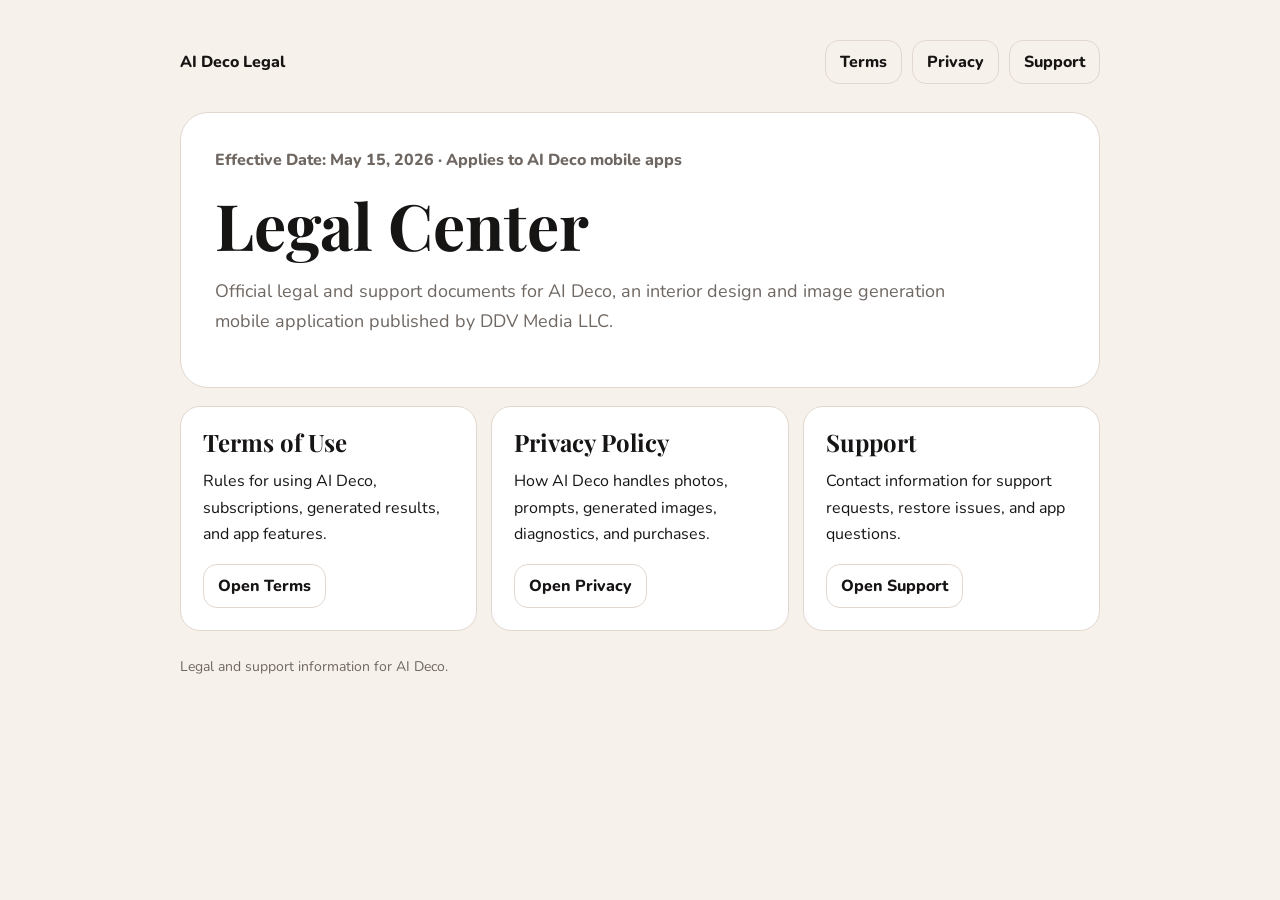
<file: index.html>
<!doctype html>
<html lang="en">
<head>
    <meta charset="utf-8">
    <meta name="viewport" content="width=device-width, initial-scale=1">
    <title>Legal Center | AI Deco</title>
    <link rel="preconnect" href="https://fonts.googleapis.com">
    <link rel="preconnect" href="https://fonts.gstatic.com" crossorigin>
    <link href="https://fonts.googleapis.com/css2?family=Nunito:wght@400;700;800&family=Playfair+Display:wght@700&display=swap" rel="stylesheet">
    <link rel="stylesheet" href="styles.css">
</head>
<body>
    <main class="page">
        <header class="brand">
            <a href="index.html">AI Deco Legal</a>
            <nav class="nav" aria-label="Legal navigation">
                <a href="terms.html">Terms</a>
                <a href="privacy.html">Privacy</a>
                <a href="support.html">Support</a>
            </nav>
        </header>

        <section class="hero">
            <p class="meta">Effective Date: May 15, 2026 · Applies to AI Deco mobile apps</p>
            <h1>Legal Center</h1>
            <p class="lead">Official legal and support documents for AI Deco, an interior design and image generation mobile application published by DDV Media LLC.</p>
        </section>

        <section class="cards" aria-label="Available documents">
            <article class="card">
                <h2>Terms of Use</h2>
                <p>Rules for using AI Deco, subscriptions, generated results, and app features.</p>
                <a class="button" href="terms.html">Open Terms</a>
            </article>
            <article class="card">
                <h2>Privacy Policy</h2>
                <p>How AI Deco handles photos, prompts, generated images, diagnostics, and purchases.</p>
                <a class="button" href="privacy.html">Open Privacy</a>
            </article>
            <article class="card">
                <h2>Support</h2>
                <p>Contact information for support requests, restore issues, and app questions.</p>
                <a class="button" href="support.html">Open Support</a>
            </article>
        </section>

        <footer>Legal and support information for AI Deco.</footer>
    </main>
</body>
</html>
</file>
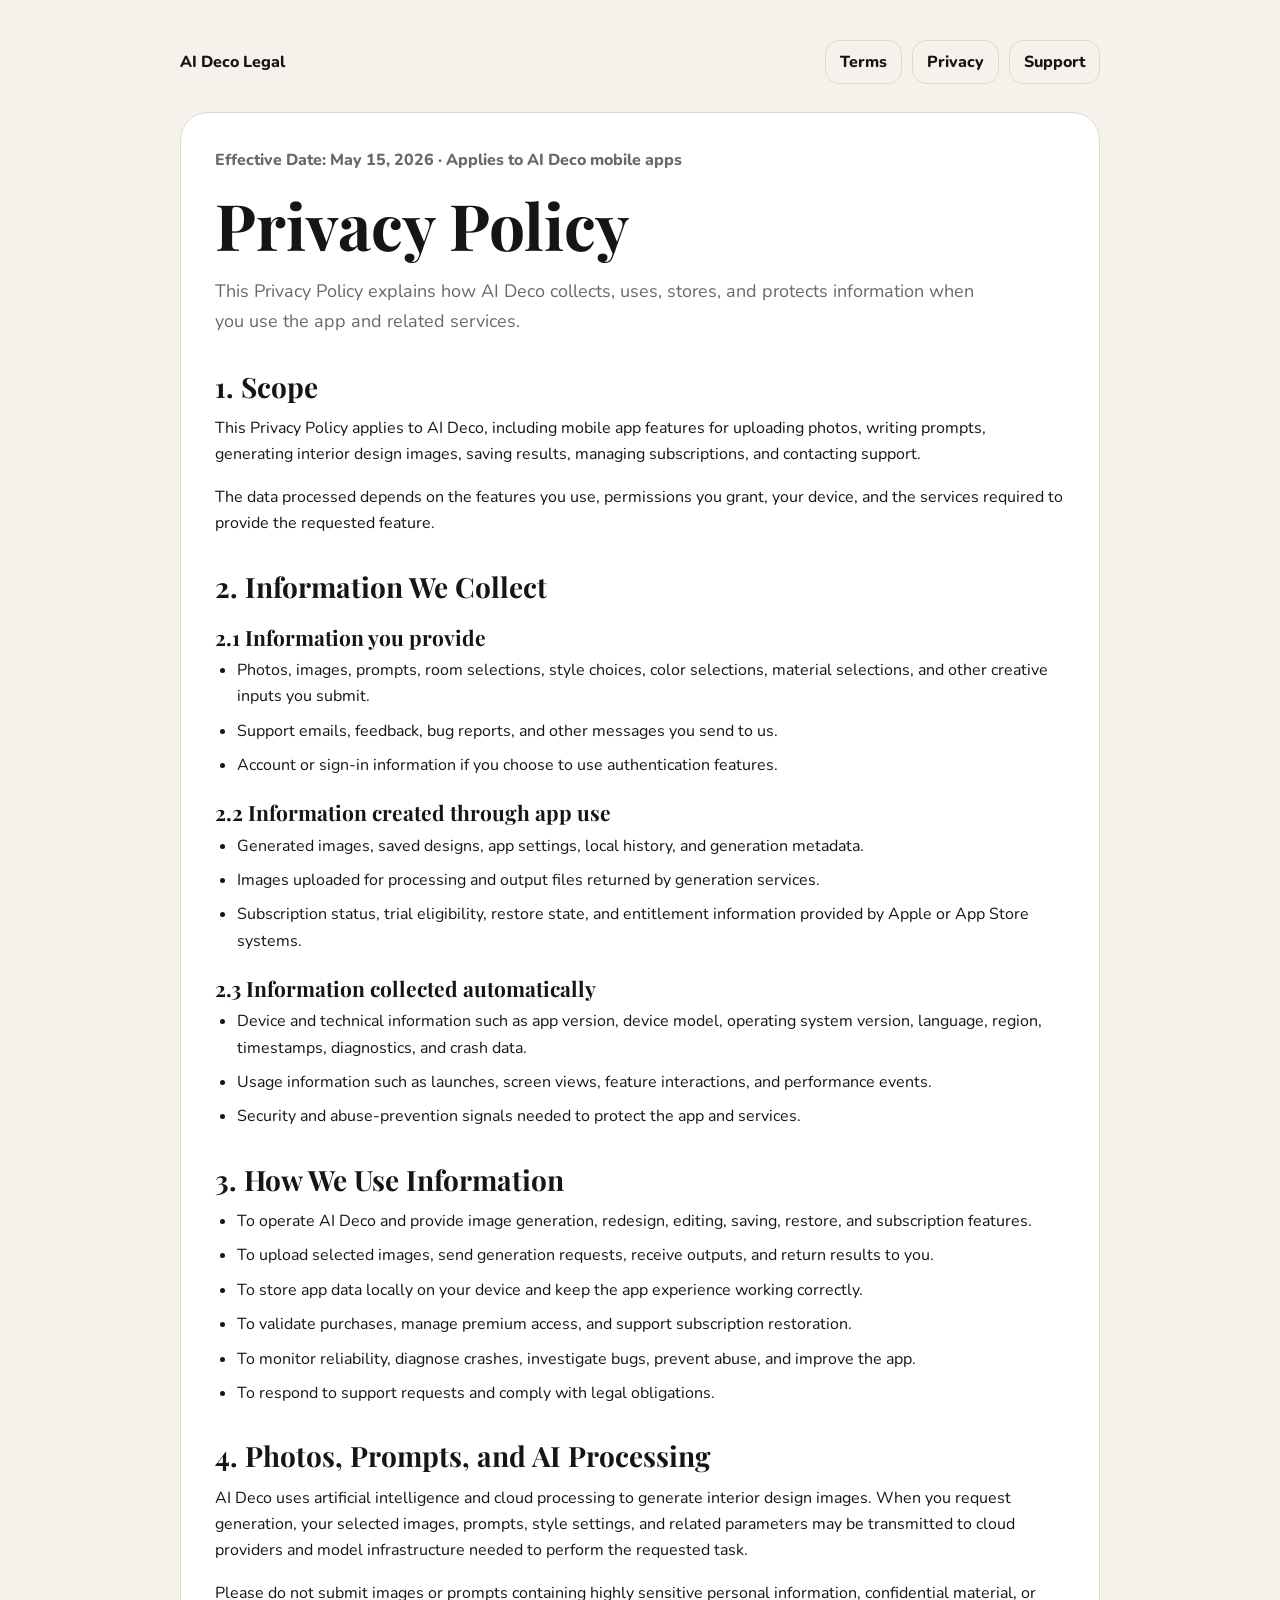
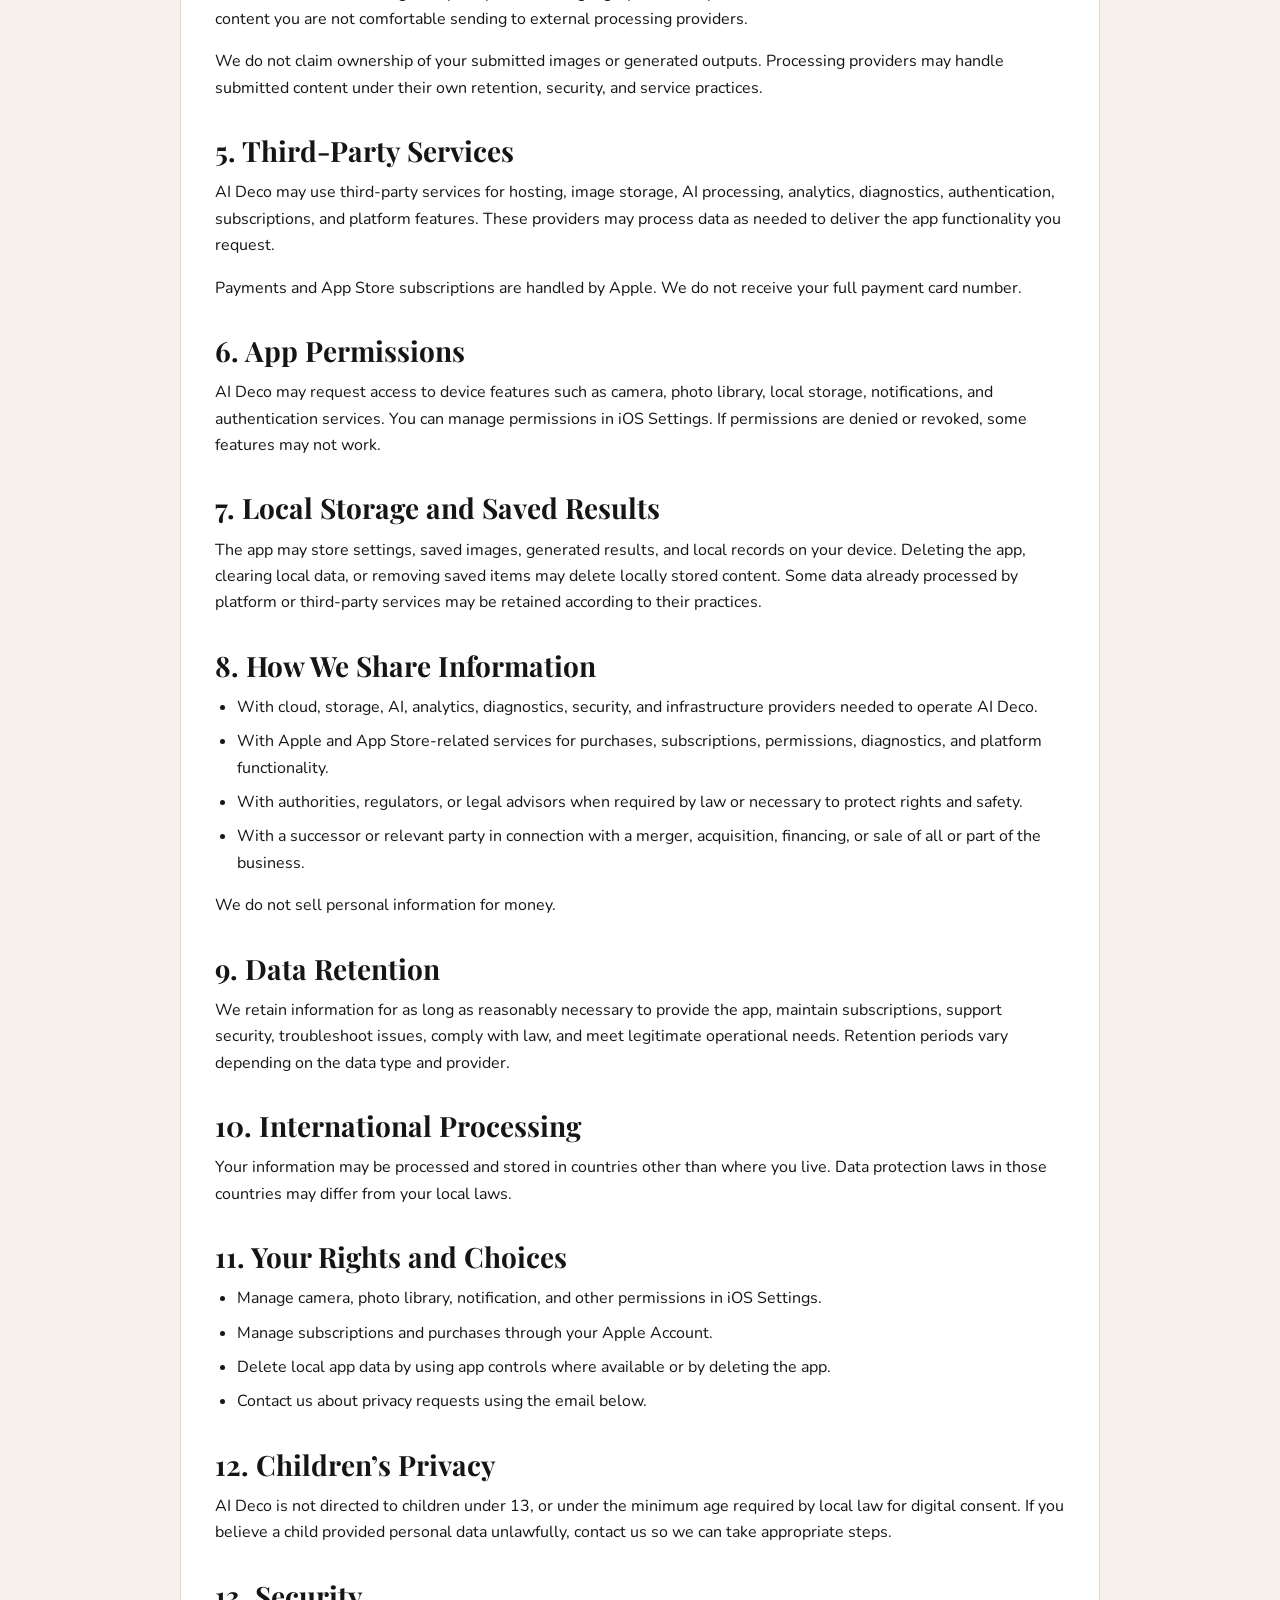
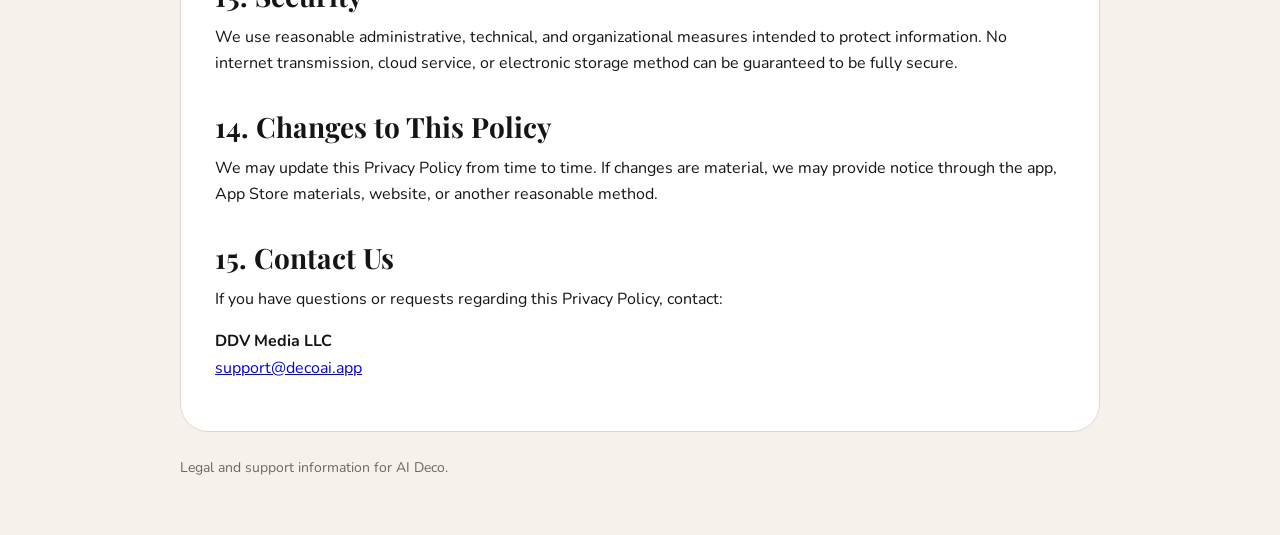
<file: privacy.html>
<!doctype html>
<html lang="en">
<head>
    <meta charset="utf-8">
    <meta name="viewport" content="width=device-width, initial-scale=1">
    <title>Privacy Policy | AI Deco</title>
    <link rel="preconnect" href="https://fonts.googleapis.com">
    <link rel="preconnect" href="https://fonts.gstatic.com" crossorigin>
    <link href="https://fonts.googleapis.com/css2?family=Nunito:wght@400;700;800&family=Playfair+Display:wght@700&display=swap" rel="stylesheet">
    <link rel="stylesheet" href="styles.css">
</head>
<body>
    <main class="page">
        <header class="brand">
            <a href="index.html">AI Deco Legal</a>
            <nav class="nav" aria-label="Legal navigation">
                <a href="terms.html">Terms</a>
                <a href="privacy.html">Privacy</a>
                <a href="support.html">Support</a>
            </nav>
        </header>

        <article class="content">
            <p class="meta">Effective Date: May 15, 2026 · Applies to AI Deco mobile apps</p>
            <h1>Privacy Policy</h1>
            <p class="lead">This Privacy Policy explains how AI Deco collects, uses, stores, and protects information when you use the app and related services.</p>

            <h2>1. Scope</h2>
            <p>This Privacy Policy applies to AI Deco, including mobile app features for uploading photos, writing prompts, generating interior design images, saving results, managing subscriptions, and contacting support.</p>
            <p>The data processed depends on the features you use, permissions you grant, your device, and the services required to provide the requested feature.</p>

            <h2>2. Information We Collect</h2>
            <h3>2.1 Information you provide</h3>
            <ul>
                <li>Photos, images, prompts, room selections, style choices, color selections, material selections, and other creative inputs you submit.</li>
                <li>Support emails, feedback, bug reports, and other messages you send to us.</li>
                <li>Account or sign-in information if you choose to use authentication features.</li>
            </ul>

            <h3>2.2 Information created through app use</h3>
            <ul>
                <li>Generated images, saved designs, app settings, local history, and generation metadata.</li>
                <li>Images uploaded for processing and output files returned by generation services.</li>
                <li>Subscription status, trial eligibility, restore state, and entitlement information provided by Apple or App Store systems.</li>
            </ul>

            <h3>2.3 Information collected automatically</h3>
            <ul>
                <li>Device and technical information such as app version, device model, operating system version, language, region, timestamps, diagnostics, and crash data.</li>
                <li>Usage information such as launches, screen views, feature interactions, and performance events.</li>
                <li>Security and abuse-prevention signals needed to protect the app and services.</li>
            </ul>

            <h2>3. How We Use Information</h2>
            <ul>
                <li>To operate AI Deco and provide image generation, redesign, editing, saving, restore, and subscription features.</li>
                <li>To upload selected images, send generation requests, receive outputs, and return results to you.</li>
                <li>To store app data locally on your device and keep the app experience working correctly.</li>
                <li>To validate purchases, manage premium access, and support subscription restoration.</li>
                <li>To monitor reliability, diagnose crashes, investigate bugs, prevent abuse, and improve the app.</li>
                <li>To respond to support requests and comply with legal obligations.</li>
            </ul>

            <h2>4. Photos, Prompts, and AI Processing</h2>
            <p>AI Deco uses artificial intelligence and cloud processing to generate interior design images. When you request generation, your selected images, prompts, style settings, and related parameters may be transmitted to cloud providers and model infrastructure needed to perform the requested task.</p>
            <p>Please do not submit images or prompts containing highly sensitive personal information, confidential material, or content you are not comfortable sending to external processing providers.</p>
            <p>We do not claim ownership of your submitted images or generated outputs. Processing providers may handle submitted content under their own retention, security, and service practices.</p>

            <h2>5. Third-Party Services</h2>
            <p>AI Deco may use third-party services for hosting, image storage, AI processing, analytics, diagnostics, authentication, subscriptions, and platform features. These providers may process data as needed to deliver the app functionality you request.</p>
            <p>Payments and App Store subscriptions are handled by Apple. We do not receive your full payment card number.</p>

            <h2>6. App Permissions</h2>
            <p>AI Deco may request access to device features such as camera, photo library, local storage, notifications, and authentication services. You can manage permissions in iOS Settings. If permissions are denied or revoked, some features may not work.</p>

            <h2>7. Local Storage and Saved Results</h2>
            <p>The app may store settings, saved images, generated results, and local records on your device. Deleting the app, clearing local data, or removing saved items may delete locally stored content. Some data already processed by platform or third-party services may be retained according to their practices.</p>

            <h2>8. How We Share Information</h2>
            <ul>
                <li>With cloud, storage, AI, analytics, diagnostics, security, and infrastructure providers needed to operate AI Deco.</li>
                <li>With Apple and App Store-related services for purchases, subscriptions, permissions, diagnostics, and platform functionality.</li>
                <li>With authorities, regulators, or legal advisors when required by law or necessary to protect rights and safety.</li>
                <li>With a successor or relevant party in connection with a merger, acquisition, financing, or sale of all or part of the business.</li>
            </ul>
            <p>We do not sell personal information for money.</p>

            <h2>9. Data Retention</h2>
            <p>We retain information for as long as reasonably necessary to provide the app, maintain subscriptions, support security, troubleshoot issues, comply with law, and meet legitimate operational needs. Retention periods vary depending on the data type and provider.</p>

            <h2>10. International Processing</h2>
            <p>Your information may be processed and stored in countries other than where you live. Data protection laws in those countries may differ from your local laws.</p>

            <h2>11. Your Rights and Choices</h2>
            <ul>
                <li>Manage camera, photo library, notification, and other permissions in iOS Settings.</li>
                <li>Manage subscriptions and purchases through your Apple Account.</li>
                <li>Delete local app data by using app controls where available or by deleting the app.</li>
                <li>Contact us about privacy requests using the email below.</li>
            </ul>

            <h2>12. Children’s Privacy</h2>
            <p>AI Deco is not directed to children under 13, or under the minimum age required by local law for digital consent. If you believe a child provided personal data unlawfully, contact us so we can take appropriate steps.</p>

            <h2>13. Security</h2>
            <p>We use reasonable administrative, technical, and organizational measures intended to protect information. No internet transmission, cloud service, or electronic storage method can be guaranteed to be fully secure.</p>

            <h2>14. Changes to This Policy</h2>
            <p>We may update this Privacy Policy from time to time. If changes are material, we may provide notice through the app, App Store materials, website, or another reasonable method.</p>

            <h2>15. Contact Us</h2>
            <p>If you have questions or requests regarding this Privacy Policy, contact:</p>
            <p><strong>DDV Media LLC</strong><br><a href="mailto:support@decoai.app">support@decoai.app</a></p>
        </article>

        <footer>Legal and support information for AI Deco.</footer>
    </main>
</body>
</html>
</file>
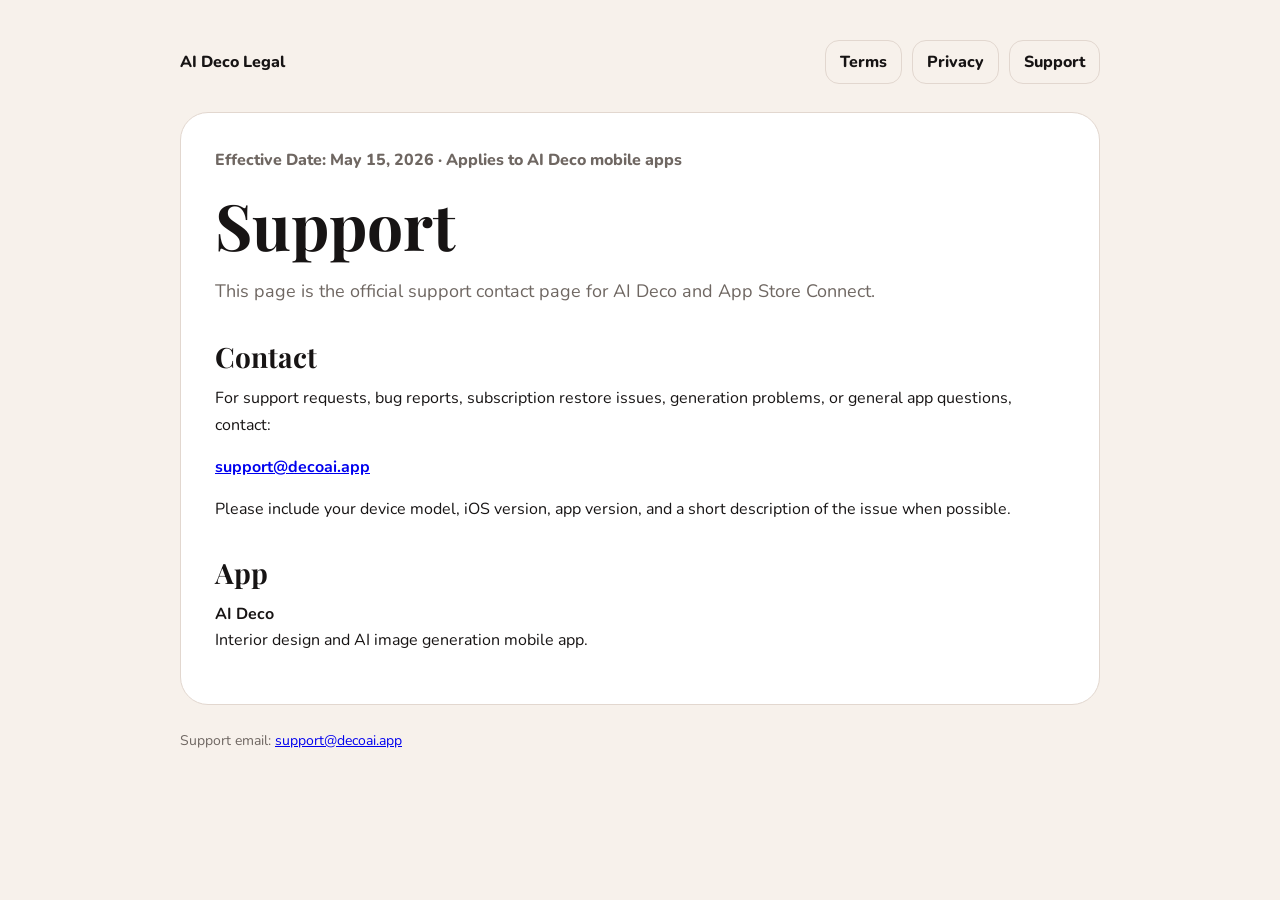
<file: support.html>
<!doctype html>
<html lang="en">
<head>
    <meta charset="utf-8">
    <meta name="viewport" content="width=device-width, initial-scale=1">
    <title>Support | AI Deco</title>
    <link rel="preconnect" href="https://fonts.googleapis.com">
    <link rel="preconnect" href="https://fonts.gstatic.com" crossorigin>
    <link href="https://fonts.googleapis.com/css2?family=Nunito:wght@400;700;800&family=Playfair+Display:wght@700&display=swap" rel="stylesheet">
    <link rel="stylesheet" href="styles.css">
</head>
<body>
    <main class="page">
        <header class="brand">
            <a href="index.html">AI Deco Legal</a>
            <nav class="nav" aria-label="Legal navigation">
                <a href="terms.html">Terms</a>
                <a href="privacy.html">Privacy</a>
                <a href="support.html">Support</a>
            </nav>
        </header>

        <section class="content">
            <p class="meta">Effective Date: May 15, 2026 · Applies to AI Deco mobile apps</p>
            <h1>Support</h1>
            <p class="lead">This page is the official support contact page for AI Deco and App Store Connect.</p>

            <h2>Contact</h2>
            <p>For support requests, bug reports, subscription restore issues, generation problems, or general app questions, contact:</p>
            <p><strong><a href="mailto:support@decoai.app">support@decoai.app</a></strong></p>
            <p>Please include your device model, iOS version, app version, and a short description of the issue when possible.</p>

            <h2>App</h2>
            <p><strong>AI Deco</strong><br>Interior design and AI image generation mobile app.</p>
        </section>

        <footer>Support email: <a href="mailto:support@decoai.app">support@decoai.app</a></footer>
    </main>
</body>
</html>
</file>
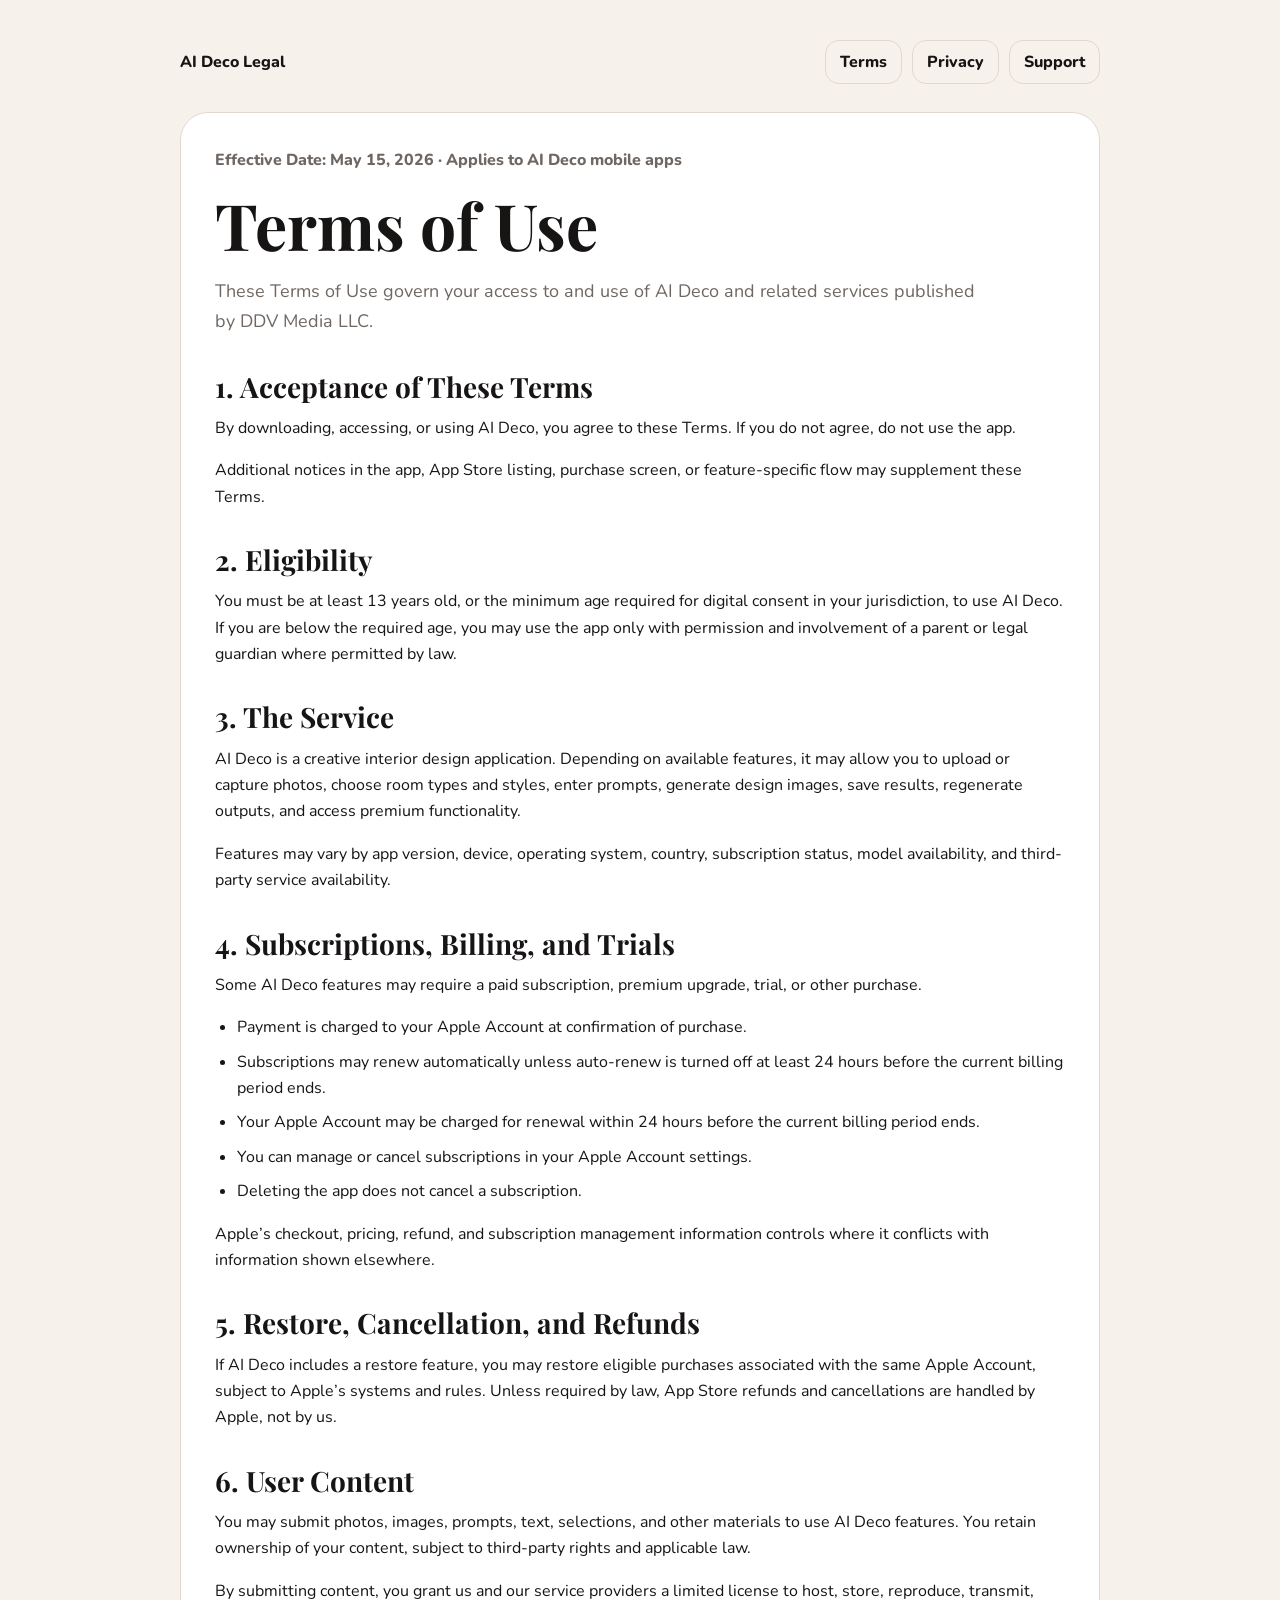
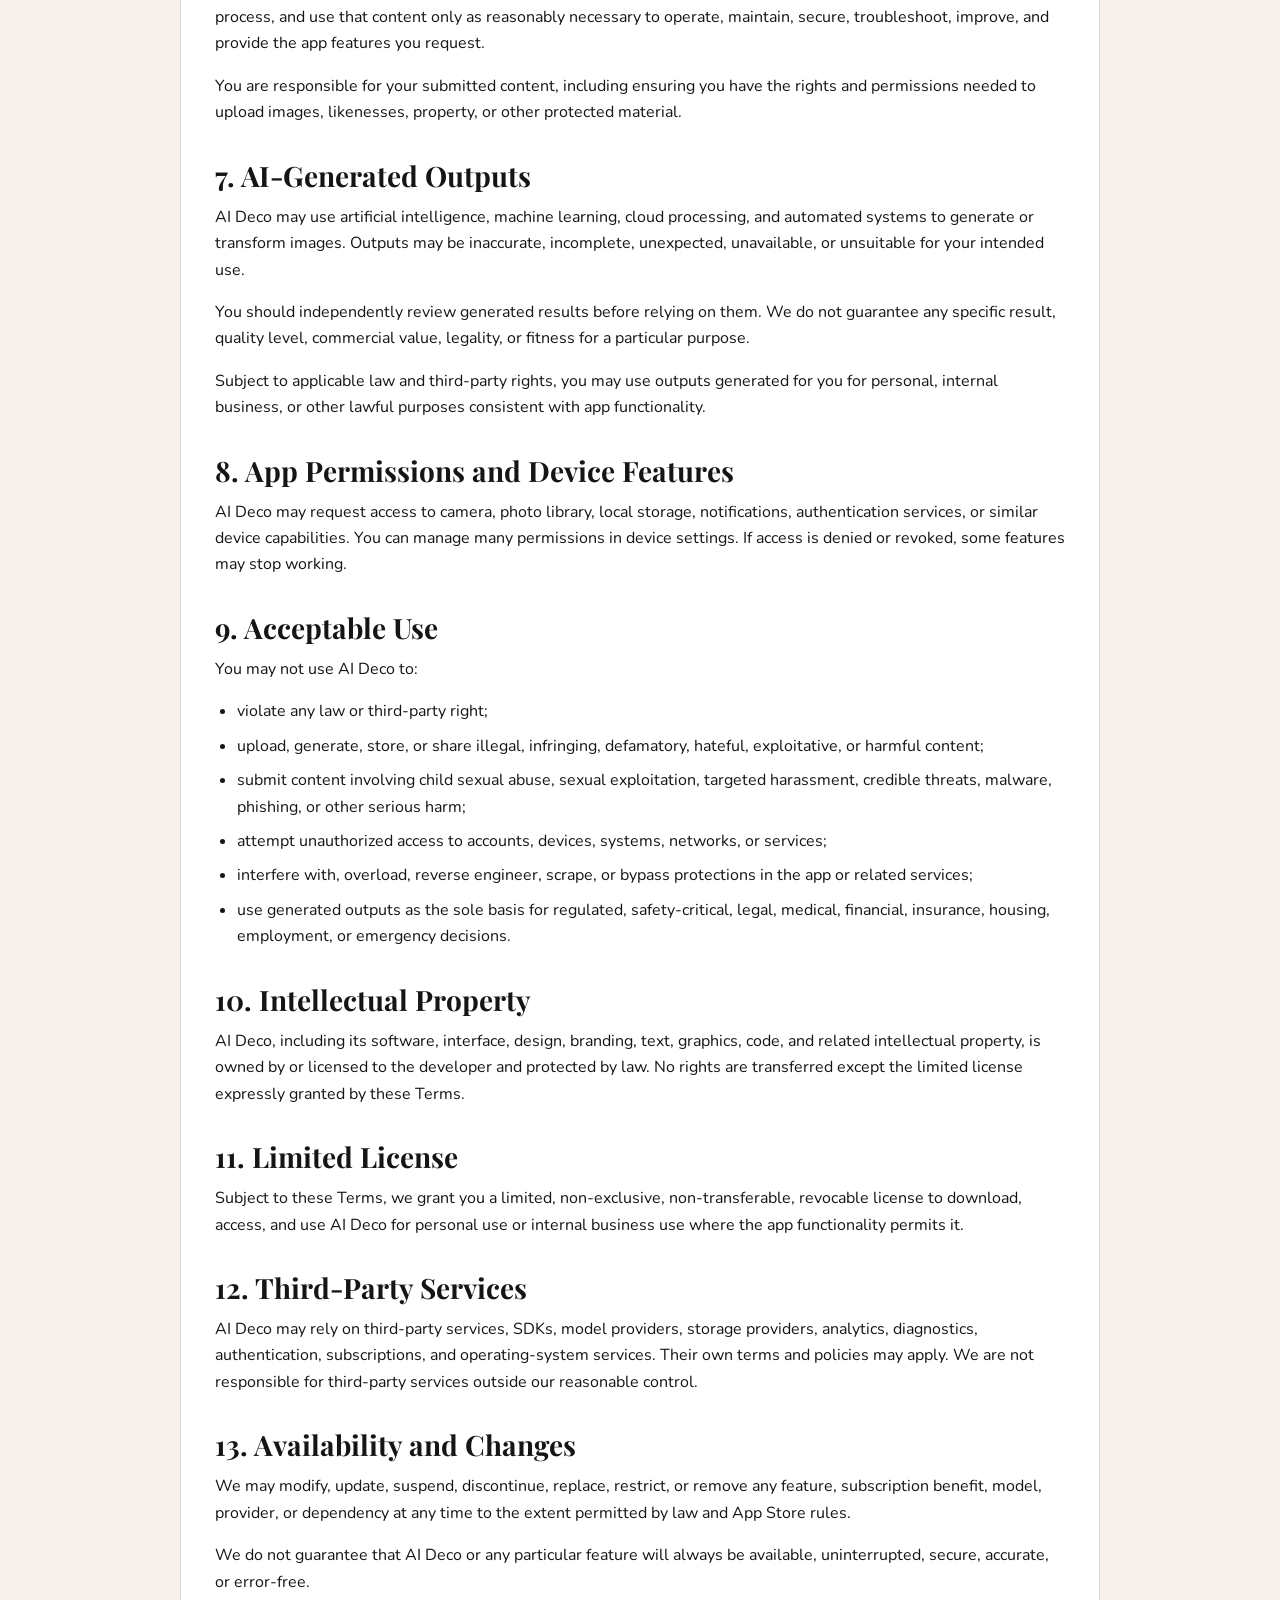
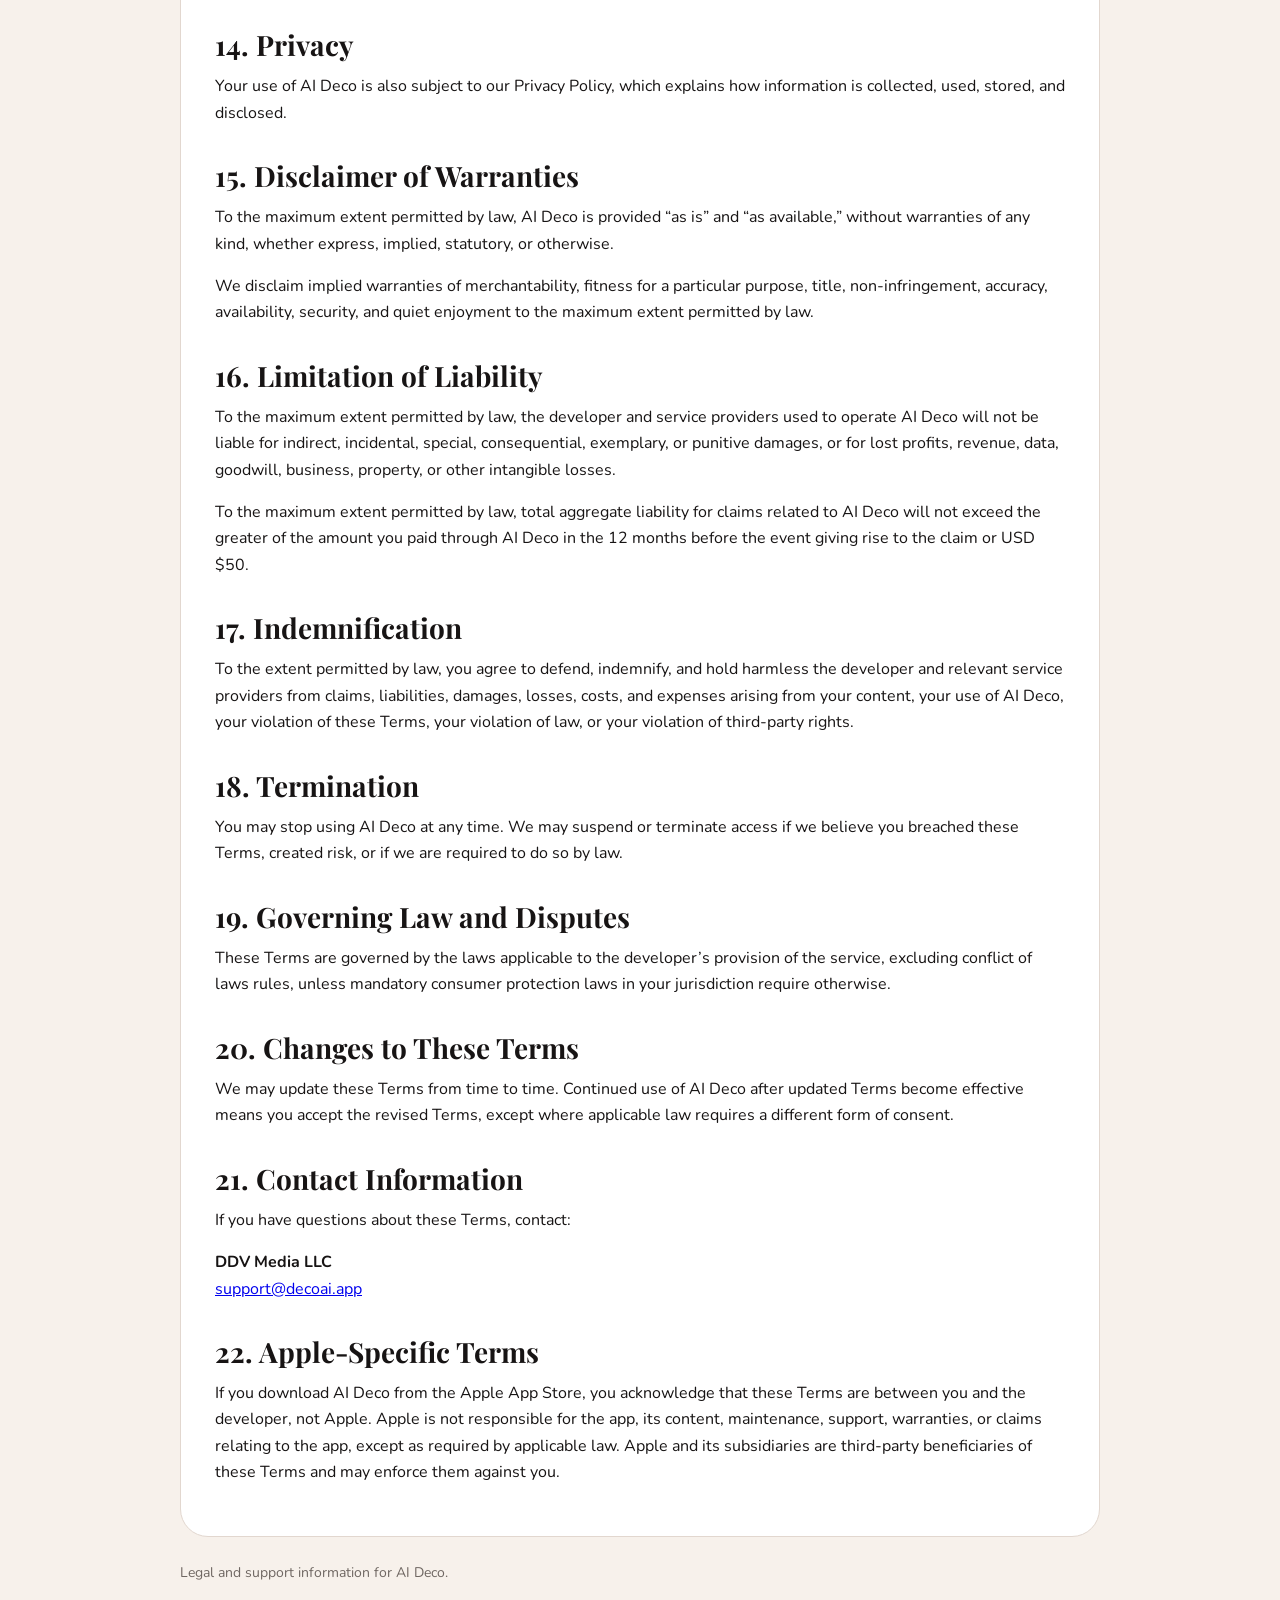
<file: terms.html>
<!doctype html>
<html lang="en">
<head>
    <meta charset="utf-8">
    <meta name="viewport" content="width=device-width, initial-scale=1">
    <title>Terms of Use | AI Deco</title>
    <link rel="preconnect" href="https://fonts.googleapis.com">
    <link rel="preconnect" href="https://fonts.gstatic.com" crossorigin>
    <link href="https://fonts.googleapis.com/css2?family=Nunito:wght@400;700;800&family=Playfair+Display:wght@700&display=swap" rel="stylesheet">
    <link rel="stylesheet" href="styles.css">
</head>
<body>
    <main class="page">
        <header class="brand">
            <a href="index.html">AI Deco Legal</a>
            <nav class="nav" aria-label="Legal navigation">
                <a href="terms.html">Terms</a>
                <a href="privacy.html">Privacy</a>
                <a href="support.html">Support</a>
            </nav>
        </header>

        <article class="content">
            <p class="meta">Effective Date: May 15, 2026 · Applies to AI Deco mobile apps</p>
            <h1>Terms of Use</h1>
            <p class="lead">These Terms of Use govern your access to and use of AI Deco and related services published by DDV Media LLC.</p>

            <h2>1. Acceptance of These Terms</h2>
            <p>By downloading, accessing, or using AI Deco, you agree to these Terms. If you do not agree, do not use the app.</p>
            <p>Additional notices in the app, App Store listing, purchase screen, or feature-specific flow may supplement these Terms.</p>

            <h2>2. Eligibility</h2>
            <p>You must be at least 13 years old, or the minimum age required for digital consent in your jurisdiction, to use AI Deco. If you are below the required age, you may use the app only with permission and involvement of a parent or legal guardian where permitted by law.</p>

            <h2>3. The Service</h2>
            <p>AI Deco is a creative interior design application. Depending on available features, it may allow you to upload or capture photos, choose room types and styles, enter prompts, generate design images, save results, regenerate outputs, and access premium functionality.</p>
            <p>Features may vary by app version, device, operating system, country, subscription status, model availability, and third-party service availability.</p>

            <h2>4. Subscriptions, Billing, and Trials</h2>
            <p>Some AI Deco features may require a paid subscription, premium upgrade, trial, or other purchase.</p>
            <ul>
                <li>Payment is charged to your Apple Account at confirmation of purchase.</li>
                <li>Subscriptions may renew automatically unless auto-renew is turned off at least 24 hours before the current billing period ends.</li>
                <li>Your Apple Account may be charged for renewal within 24 hours before the current billing period ends.</li>
                <li>You can manage or cancel subscriptions in your Apple Account settings.</li>
                <li>Deleting the app does not cancel a subscription.</li>
            </ul>
            <p>Apple’s checkout, pricing, refund, and subscription management information controls where it conflicts with information shown elsewhere.</p>

            <h2>5. Restore, Cancellation, and Refunds</h2>
            <p>If AI Deco includes a restore feature, you may restore eligible purchases associated with the same Apple Account, subject to Apple’s systems and rules. Unless required by law, App Store refunds and cancellations are handled by Apple, not by us.</p>

            <h2>6. User Content</h2>
            <p>You may submit photos, images, prompts, text, selections, and other materials to use AI Deco features. You retain ownership of your content, subject to third-party rights and applicable law.</p>
            <p>By submitting content, you grant us and our service providers a limited license to host, store, reproduce, transmit, process, and use that content only as reasonably necessary to operate, maintain, secure, troubleshoot, improve, and provide the app features you request.</p>
            <p>You are responsible for your submitted content, including ensuring you have the rights and permissions needed to upload images, likenesses, property, or other protected material.</p>

            <h2>7. AI-Generated Outputs</h2>
            <p>AI Deco may use artificial intelligence, machine learning, cloud processing, and automated systems to generate or transform images. Outputs may be inaccurate, incomplete, unexpected, unavailable, or unsuitable for your intended use.</p>
            <p>You should independently review generated results before relying on them. We do not guarantee any specific result, quality level, commercial value, legality, or fitness for a particular purpose.</p>
            <p>Subject to applicable law and third-party rights, you may use outputs generated for you for personal, internal business, or other lawful purposes consistent with app functionality.</p>

            <h2>8. App Permissions and Device Features</h2>
            <p>AI Deco may request access to camera, photo library, local storage, notifications, authentication services, or similar device capabilities. You can manage many permissions in device settings. If access is denied or revoked, some features may stop working.</p>

            <h2>9. Acceptable Use</h2>
            <p>You may not use AI Deco to:</p>
            <ul>
                <li>violate any law or third-party right;</li>
                <li>upload, generate, store, or share illegal, infringing, defamatory, hateful, exploitative, or harmful content;</li>
                <li>submit content involving child sexual abuse, sexual exploitation, targeted harassment, credible threats, malware, phishing, or other serious harm;</li>
                <li>attempt unauthorized access to accounts, devices, systems, networks, or services;</li>
                <li>interfere with, overload, reverse engineer, scrape, or bypass protections in the app or related services;</li>
                <li>use generated outputs as the sole basis for regulated, safety-critical, legal, medical, financial, insurance, housing, employment, or emergency decisions.</li>
            </ul>

            <h2>10. Intellectual Property</h2>
            <p>AI Deco, including its software, interface, design, branding, text, graphics, code, and related intellectual property, is owned by or licensed to the developer and protected by law. No rights are transferred except the limited license expressly granted by these Terms.</p>

            <h2>11. Limited License</h2>
            <p>Subject to these Terms, we grant you a limited, non-exclusive, non-transferable, revocable license to download, access, and use AI Deco for personal use or internal business use where the app functionality permits it.</p>

            <h2>12. Third-Party Services</h2>
            <p>AI Deco may rely on third-party services, SDKs, model providers, storage providers, analytics, diagnostics, authentication, subscriptions, and operating-system services. Their own terms and policies may apply. We are not responsible for third-party services outside our reasonable control.</p>

            <h2>13. Availability and Changes</h2>
            <p>We may modify, update, suspend, discontinue, replace, restrict, or remove any feature, subscription benefit, model, provider, or dependency at any time to the extent permitted by law and App Store rules.</p>
            <p>We do not guarantee that AI Deco or any particular feature will always be available, uninterrupted, secure, accurate, or error-free.</p>

            <h2>14. Privacy</h2>
            <p>Your use of AI Deco is also subject to our Privacy Policy, which explains how information is collected, used, stored, and disclosed.</p>

            <h2>15. Disclaimer of Warranties</h2>
            <p>To the maximum extent permitted by law, AI Deco is provided “as is” and “as available,” without warranties of any kind, whether express, implied, statutory, or otherwise.</p>
            <p>We disclaim implied warranties of merchantability, fitness for a particular purpose, title, non-infringement, accuracy, availability, security, and quiet enjoyment to the maximum extent permitted by law.</p>

            <h2>16. Limitation of Liability</h2>
            <p>To the maximum extent permitted by law, the developer and service providers used to operate AI Deco will not be liable for indirect, incidental, special, consequential, exemplary, or punitive damages, or for lost profits, revenue, data, goodwill, business, property, or other intangible losses.</p>
            <p>To the maximum extent permitted by law, total aggregate liability for claims related to AI Deco will not exceed the greater of the amount you paid through AI Deco in the 12 months before the event giving rise to the claim or USD $50.</p>

            <h2>17. Indemnification</h2>
            <p>To the extent permitted by law, you agree to defend, indemnify, and hold harmless the developer and relevant service providers from claims, liabilities, damages, losses, costs, and expenses arising from your content, your use of AI Deco, your violation of these Terms, your violation of law, or your violation of third-party rights.</p>

            <h2>18. Termination</h2>
            <p>You may stop using AI Deco at any time. We may suspend or terminate access if we believe you breached these Terms, created risk, or if we are required to do so by law.</p>

            <h2>19. Governing Law and Disputes</h2>
            <p>These Terms are governed by the laws applicable to the developer’s provision of the service, excluding conflict of laws rules, unless mandatory consumer protection laws in your jurisdiction require otherwise.</p>

            <h2>20. Changes to These Terms</h2>
            <p>We may update these Terms from time to time. Continued use of AI Deco after updated Terms become effective means you accept the revised Terms, except where applicable law requires a different form of consent.</p>

            <h2>21. Contact Information</h2>
            <p>If you have questions about these Terms, contact:</p>
            <p><strong>DDV Media LLC</strong><br><a href="mailto:support@decoai.app">support@decoai.app</a></p>

            <h2>22. Apple-Specific Terms</h2>
            <p>If you download AI Deco from the Apple App Store, you acknowledge that these Terms are between you and the developer, not Apple. Apple is not responsible for the app, its content, maintenance, support, warranties, or claims relating to the app, except as required by applicable law. Apple and its subsidiaries are third-party beneficiaries of these Terms and may enforce them against you.</p>
        </article>

        <footer>Legal and support information for AI Deco.</footer>
    </main>
</body>
</html>
</file>
<file: styles.css>
:root {
    color-scheme: light;
    --bg: #f7f1eb;
    --card: #ffffff;
    --text: #171414;
    --muted: #6f6762;
    --accent: #c00f0c;
    --border: #e2d7cf;
}

* {
    box-sizing: border-box;
}

body {
    margin: 0;
    background: var(--bg);
    color: var(--text);
    font-family: Nunito, -apple-system, BlinkMacSystemFont, "Segoe UI", sans-serif;
    line-height: 1.65;
}

.page {
    width: min(920px, calc(100% - 32px));
    margin: 0 auto;
    padding: 40px 0 56px;
}

.brand {
    display: flex;
    align-items: center;
    justify-content: space-between;
    gap: 16px;
    margin-bottom: 28px;
}

.brand a {
    color: var(--text);
    font-weight: 800;
    text-decoration: none;
}

.nav {
    display: flex;
    flex-wrap: wrap;
    gap: 10px;
}

.nav a,
.button {
    border: 1px solid var(--border);
    border-radius: 14px;
    color: var(--text);
    display: inline-flex;
    font-weight: 800;
    padding: 8px 14px;
    text-decoration: none;
}

.nav a:hover,
.button:hover {
    border-color: var(--accent);
    color: var(--accent);
}

.hero,
.content {
    background: var(--card);
    border: 1px solid var(--border);
    border-radius: 28px;
    padding: 34px;
}

.hero {
    margin-bottom: 18px;
}

h1,
h2,
h3 {
    font-family: "Playfair Display", Georgia, serif;
    line-height: 1.15;
}

h1 {
    font-size: clamp(36px, 7vw, 64px);
    margin: 0 0 16px;
}

h2 {
    font-size: 28px;
    margin: 34px 0 12px;
}

h3 {
    font-size: 21px;
    margin: 22px 0 8px;
}

p,
ul {
    margin: 0 0 16px;
}

ul {
    padding-left: 22px;
}

li {
    margin-bottom: 8px;
}

.meta {
    color: var(--muted);
    font-weight: 800;
    margin-bottom: 14px;
}

.lead {
    color: var(--muted);
    font-size: 18px;
    max-width: 760px;
}

.cards {
    display: grid;
    gap: 14px;
    grid-template-columns: repeat(auto-fit, minmax(210px, 1fr));
}

.card {
    background: var(--card);
    border: 1px solid var(--border);
    border-radius: 20px;
    padding: 22px;
}

.card h2 {
    font-size: 24px;
    margin-top: 0;
}

.accent {
    color: var(--accent);
}

footer {
    color: var(--muted);
    font-size: 14px;
    margin-top: 24px;
}

@media (max-width: 640px) {
    .brand {
        align-items: flex-start;
        flex-direction: column;
    }

    .hero,
    .content {
        border-radius: 22px;
        padding: 24px;
    }
}
</file>
